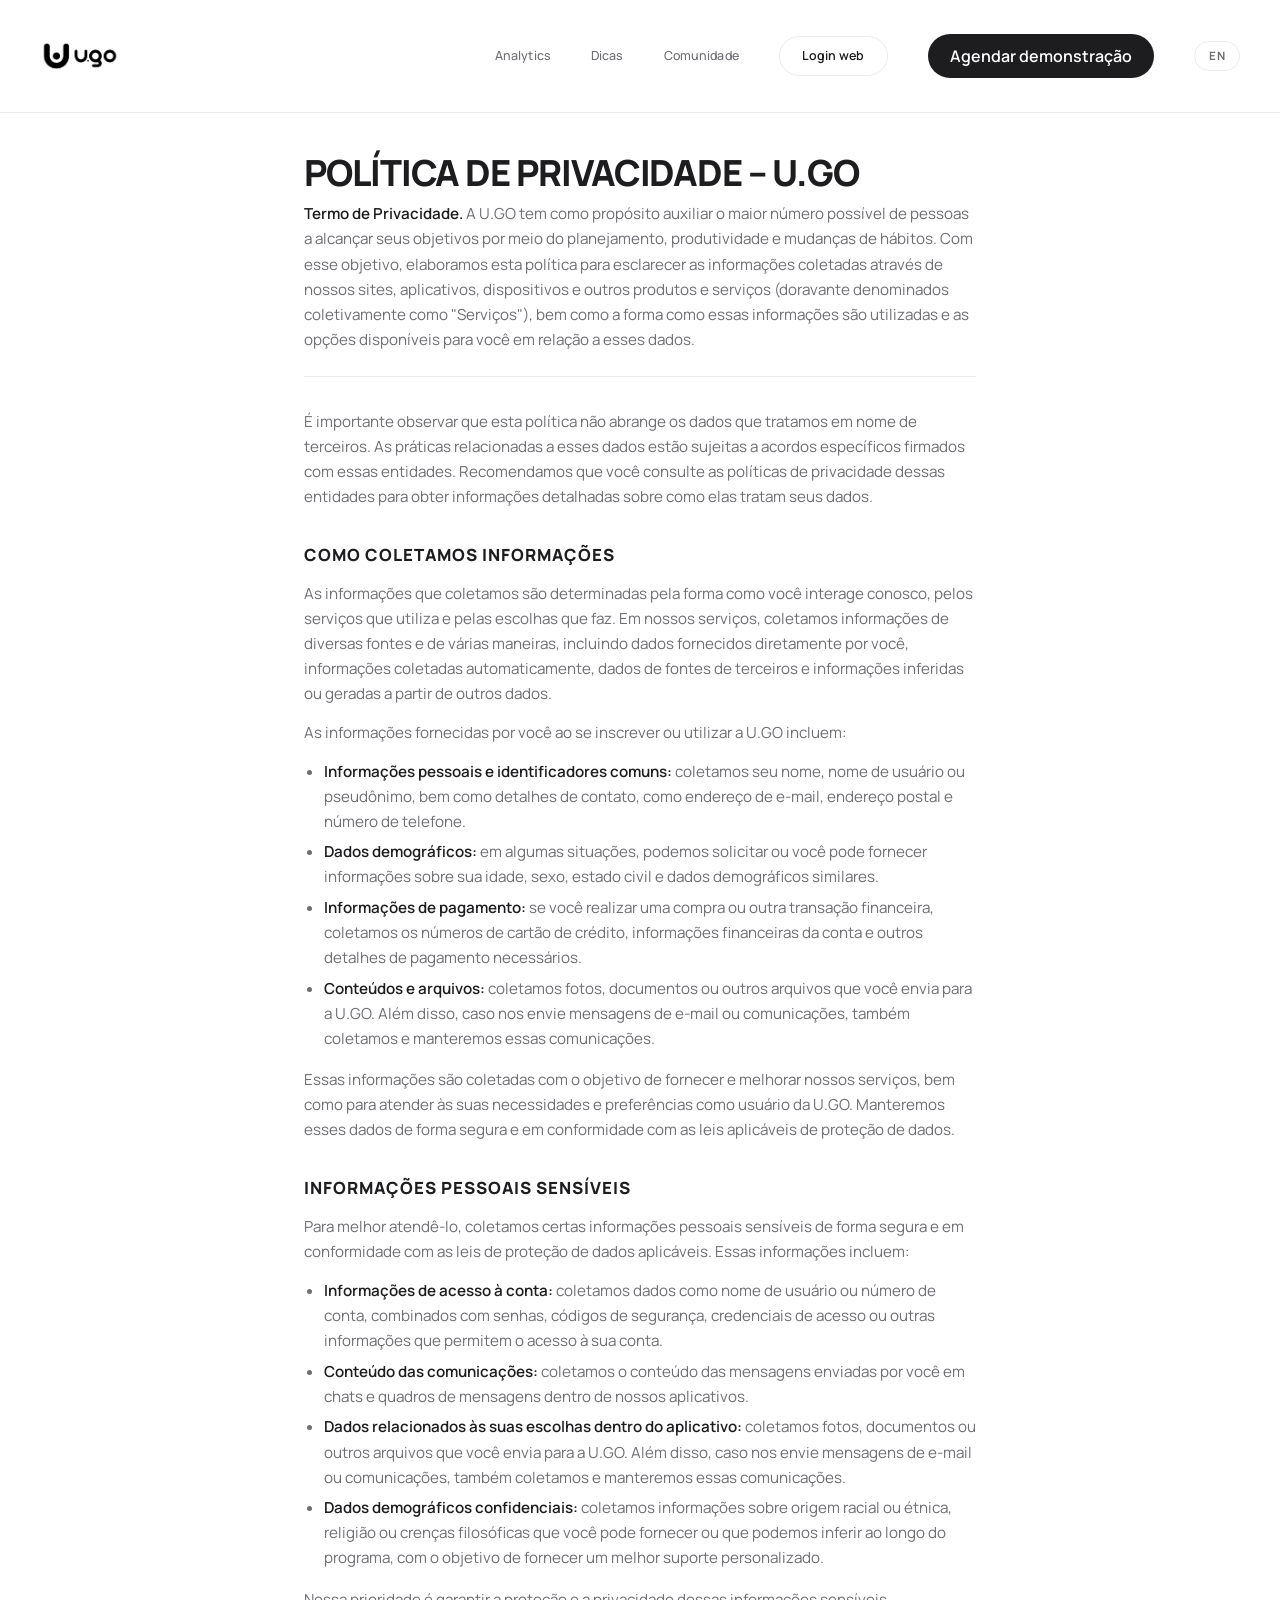
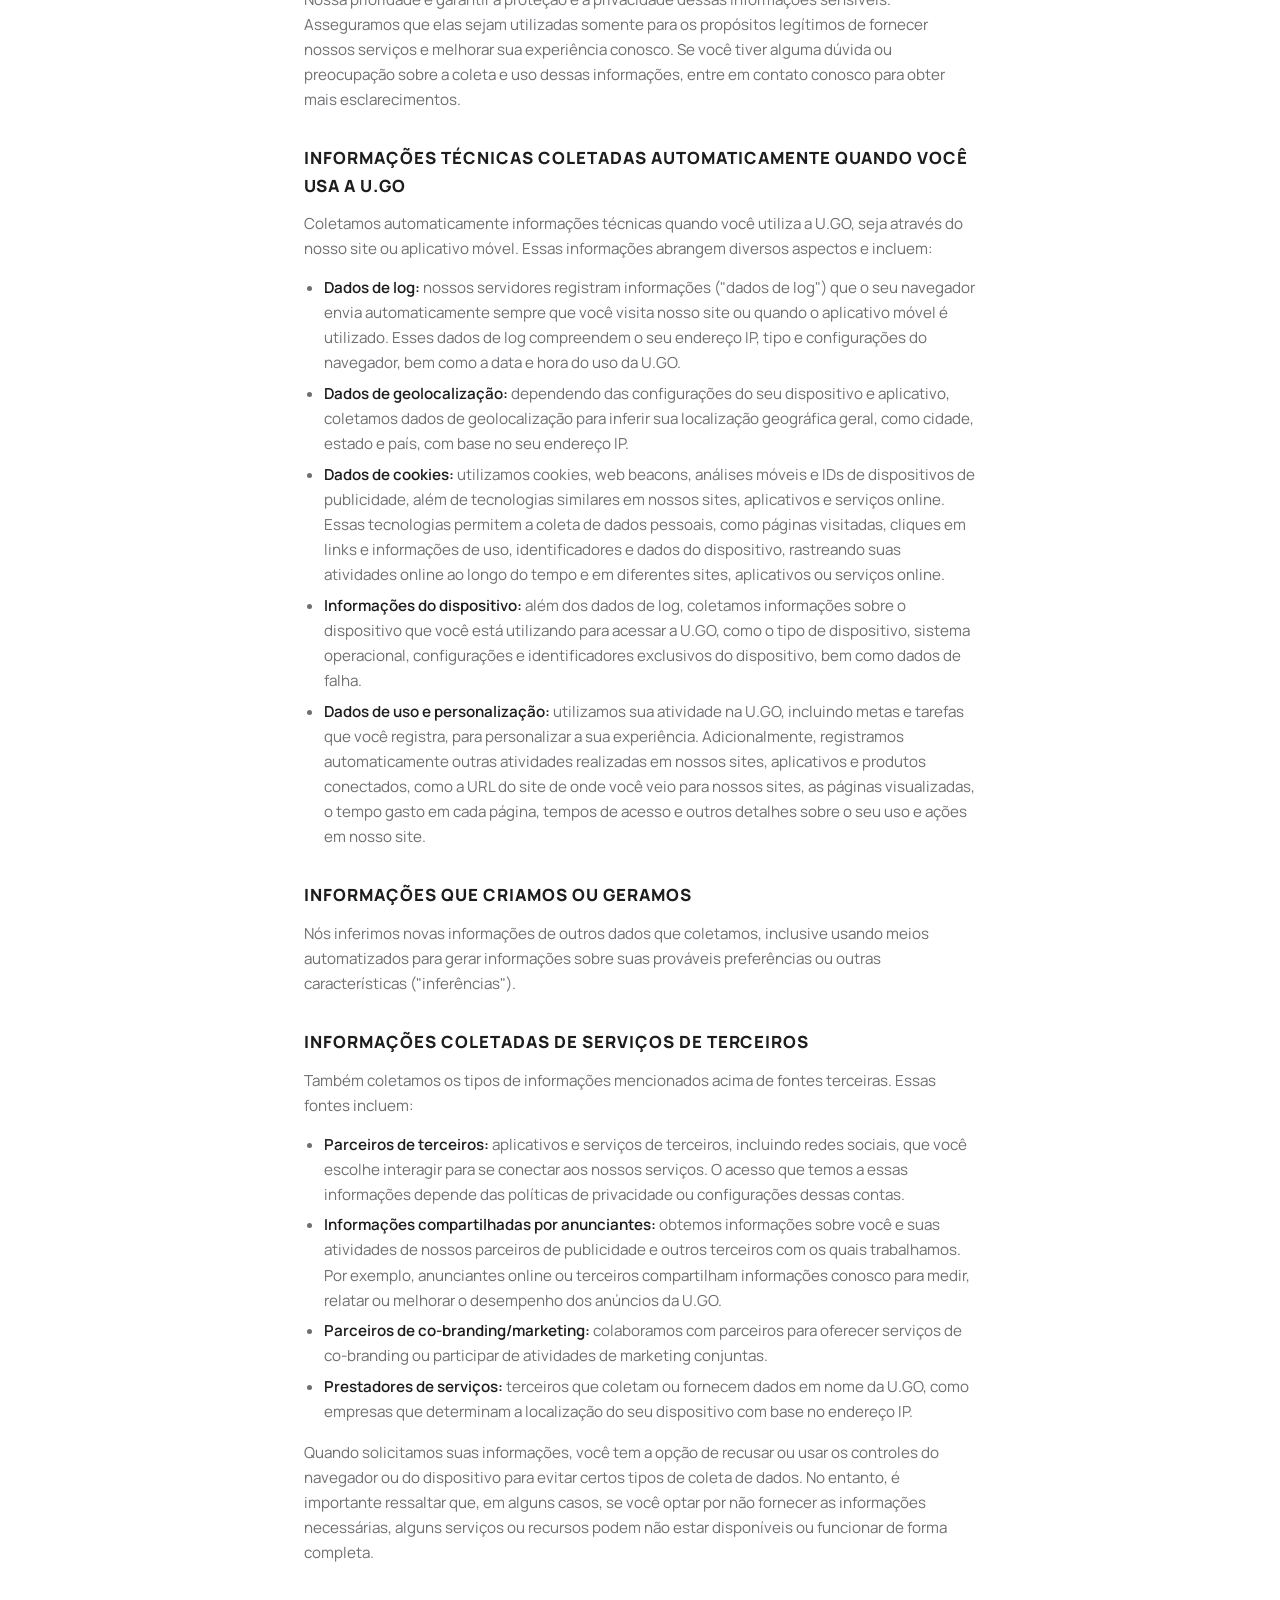
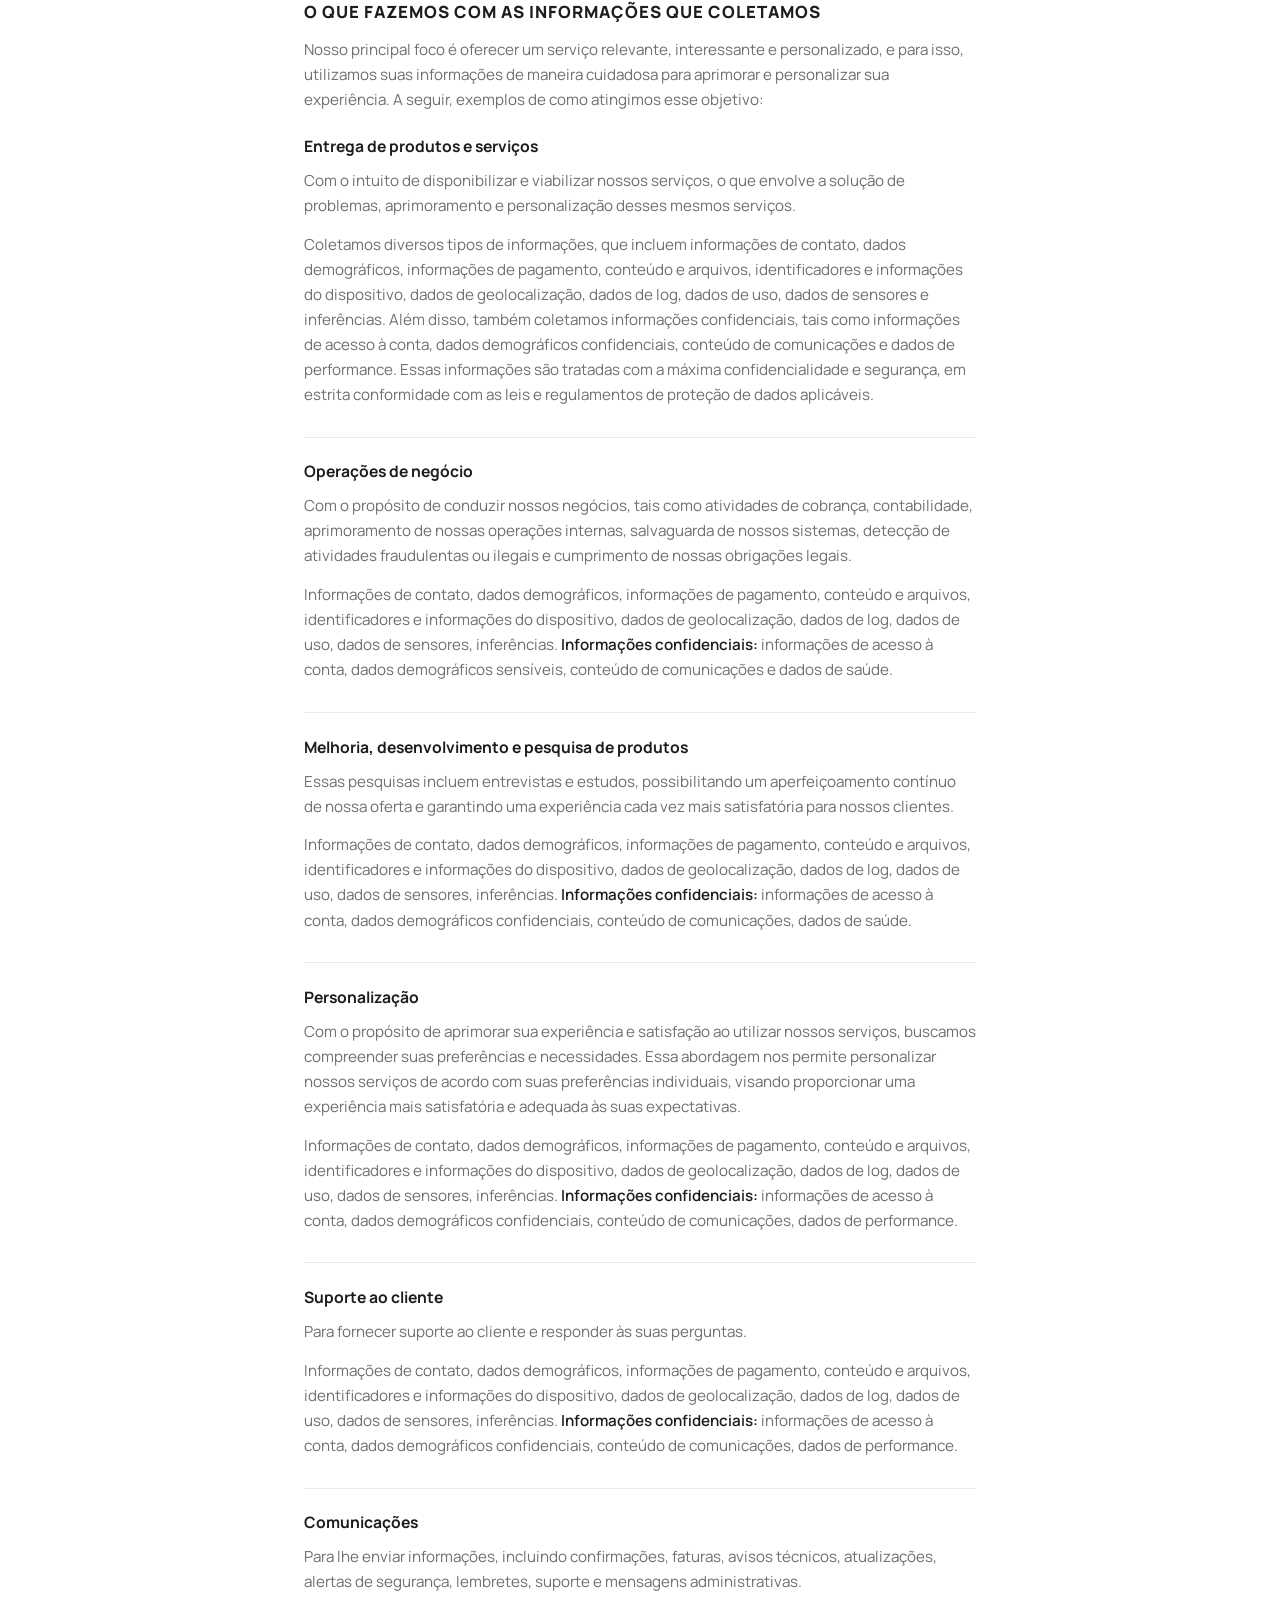
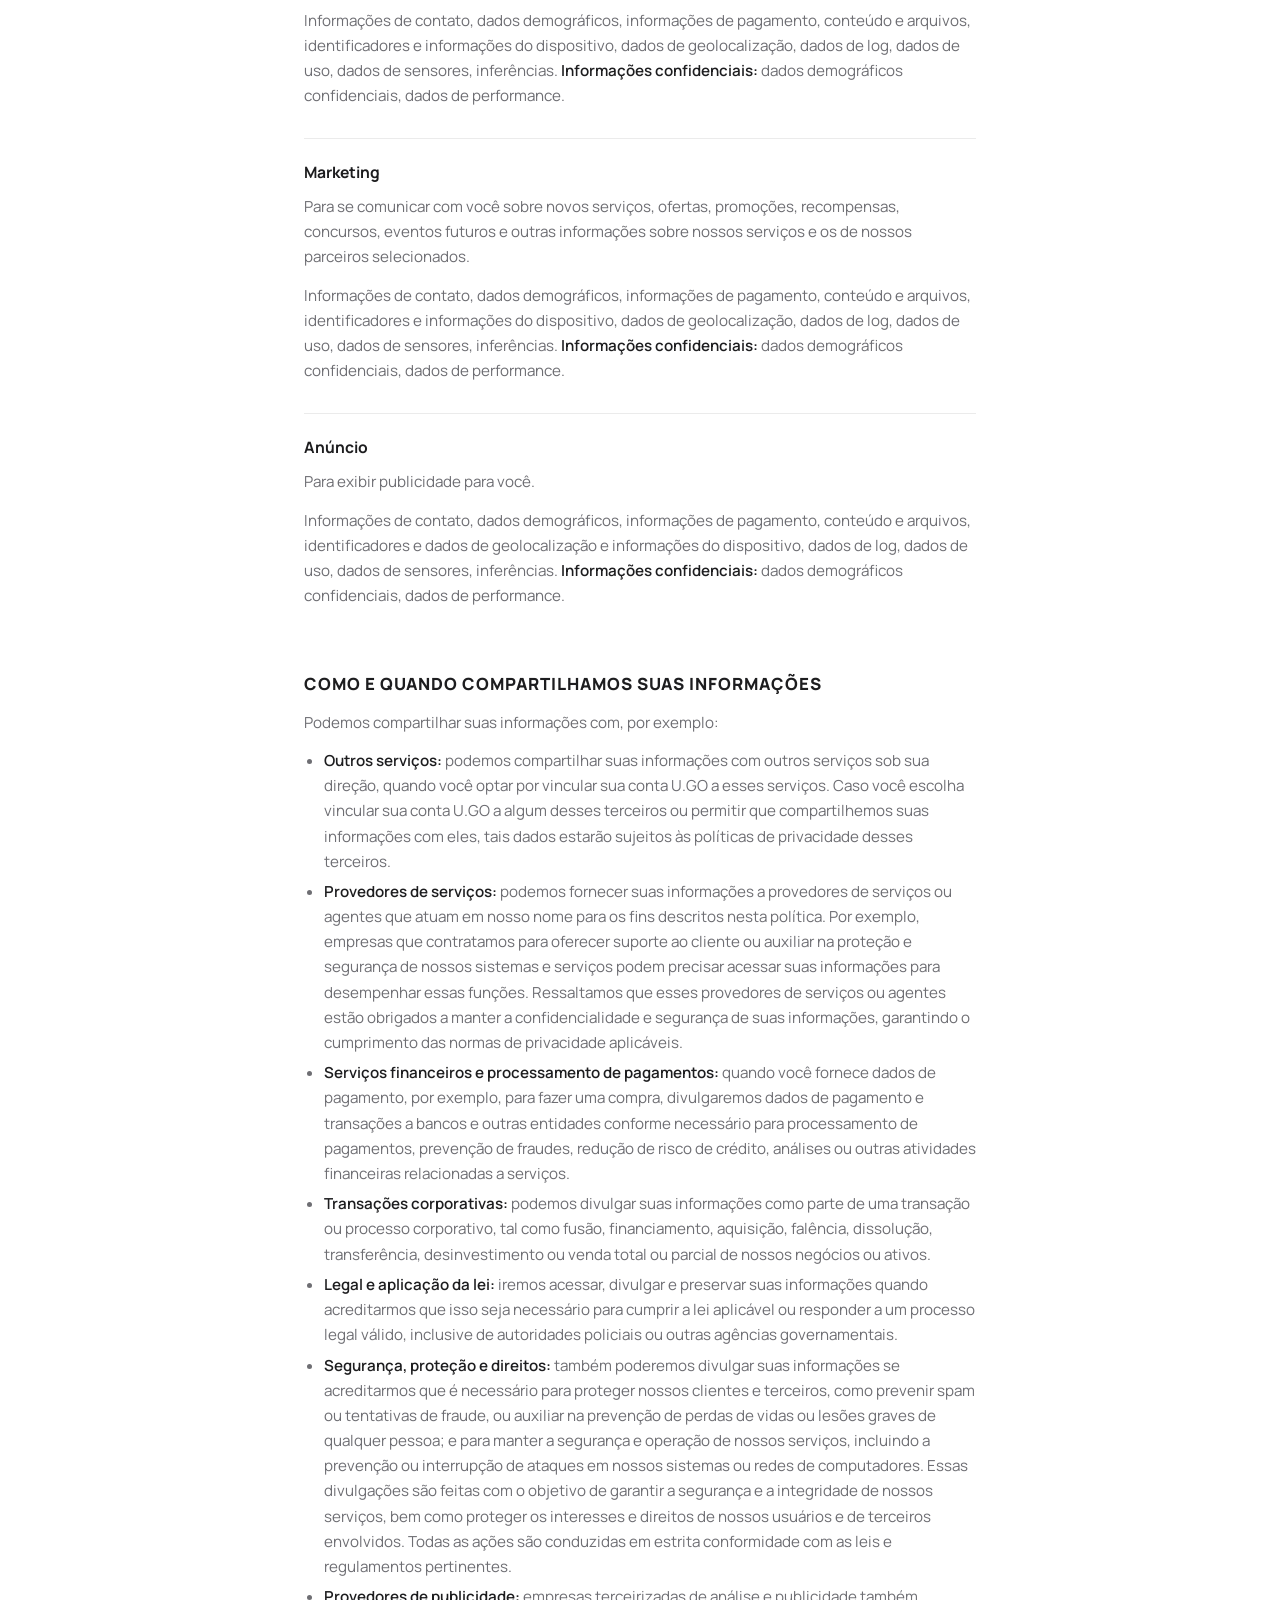
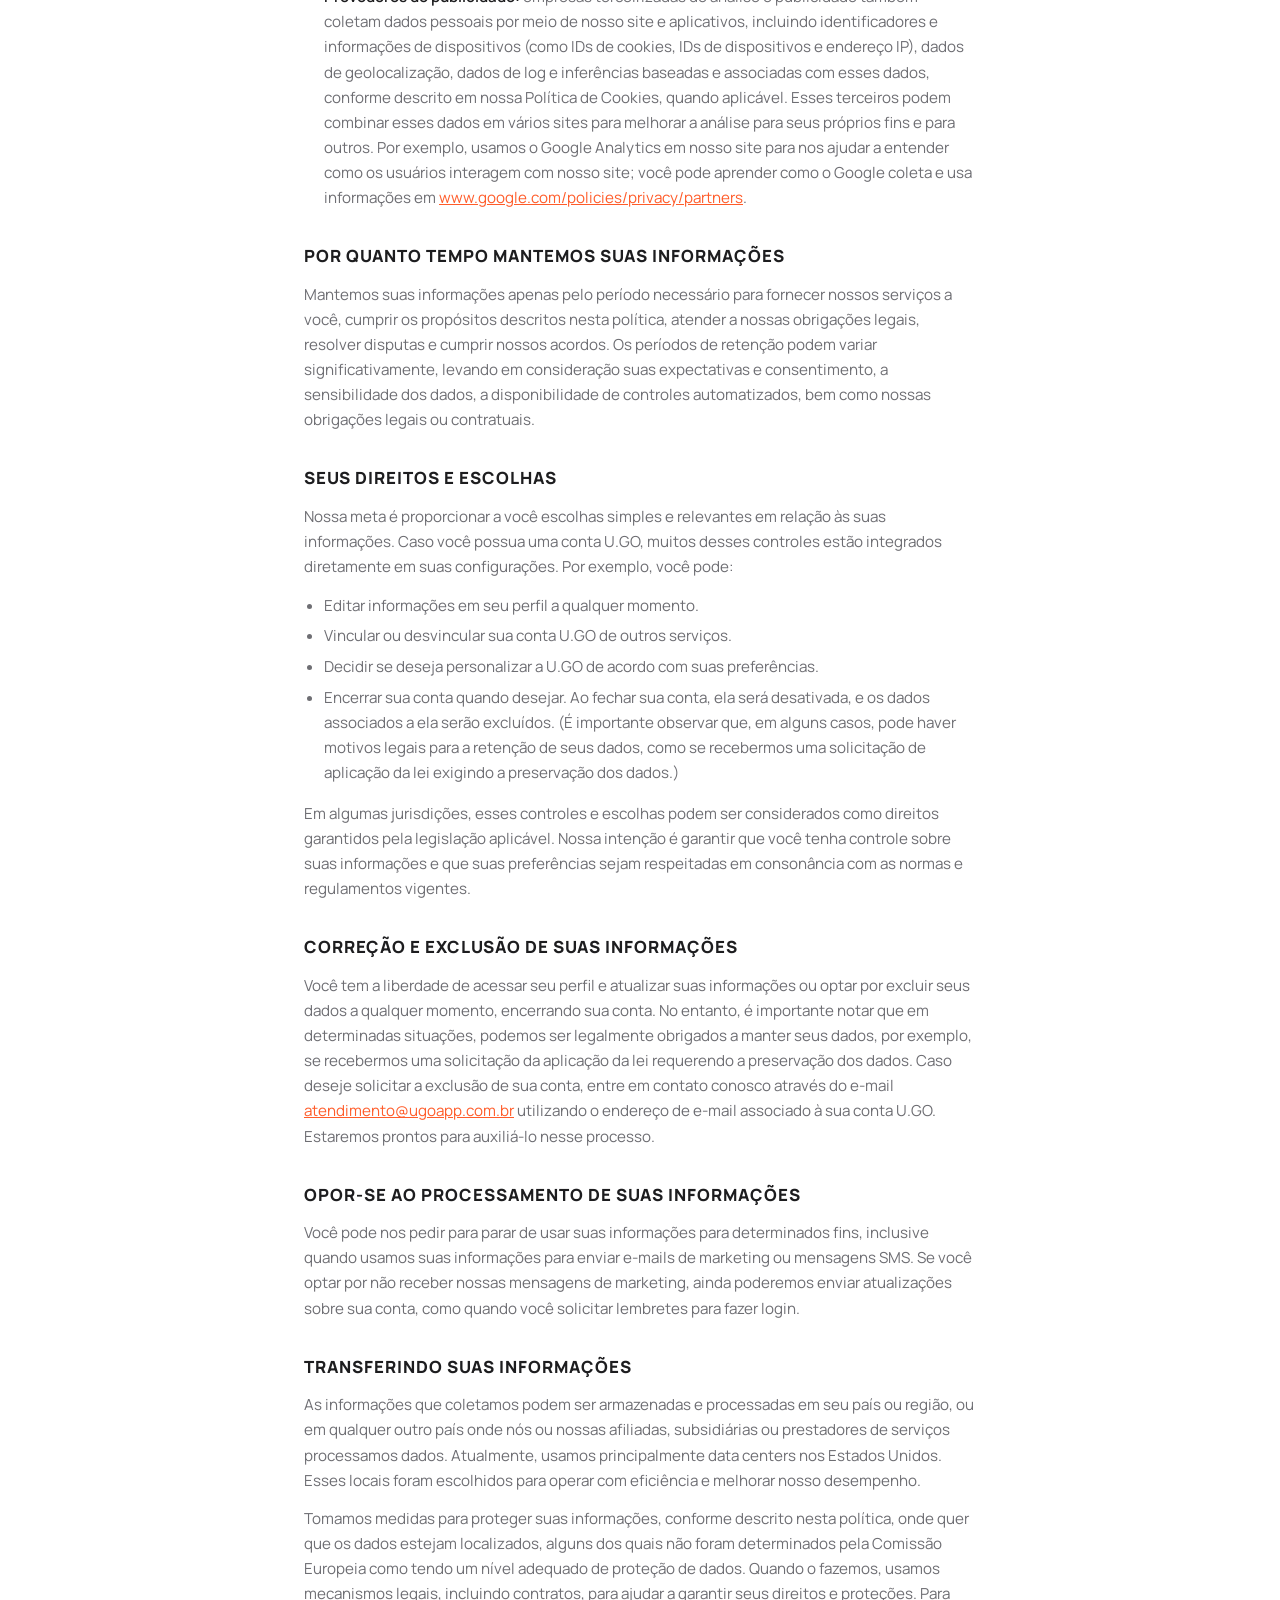
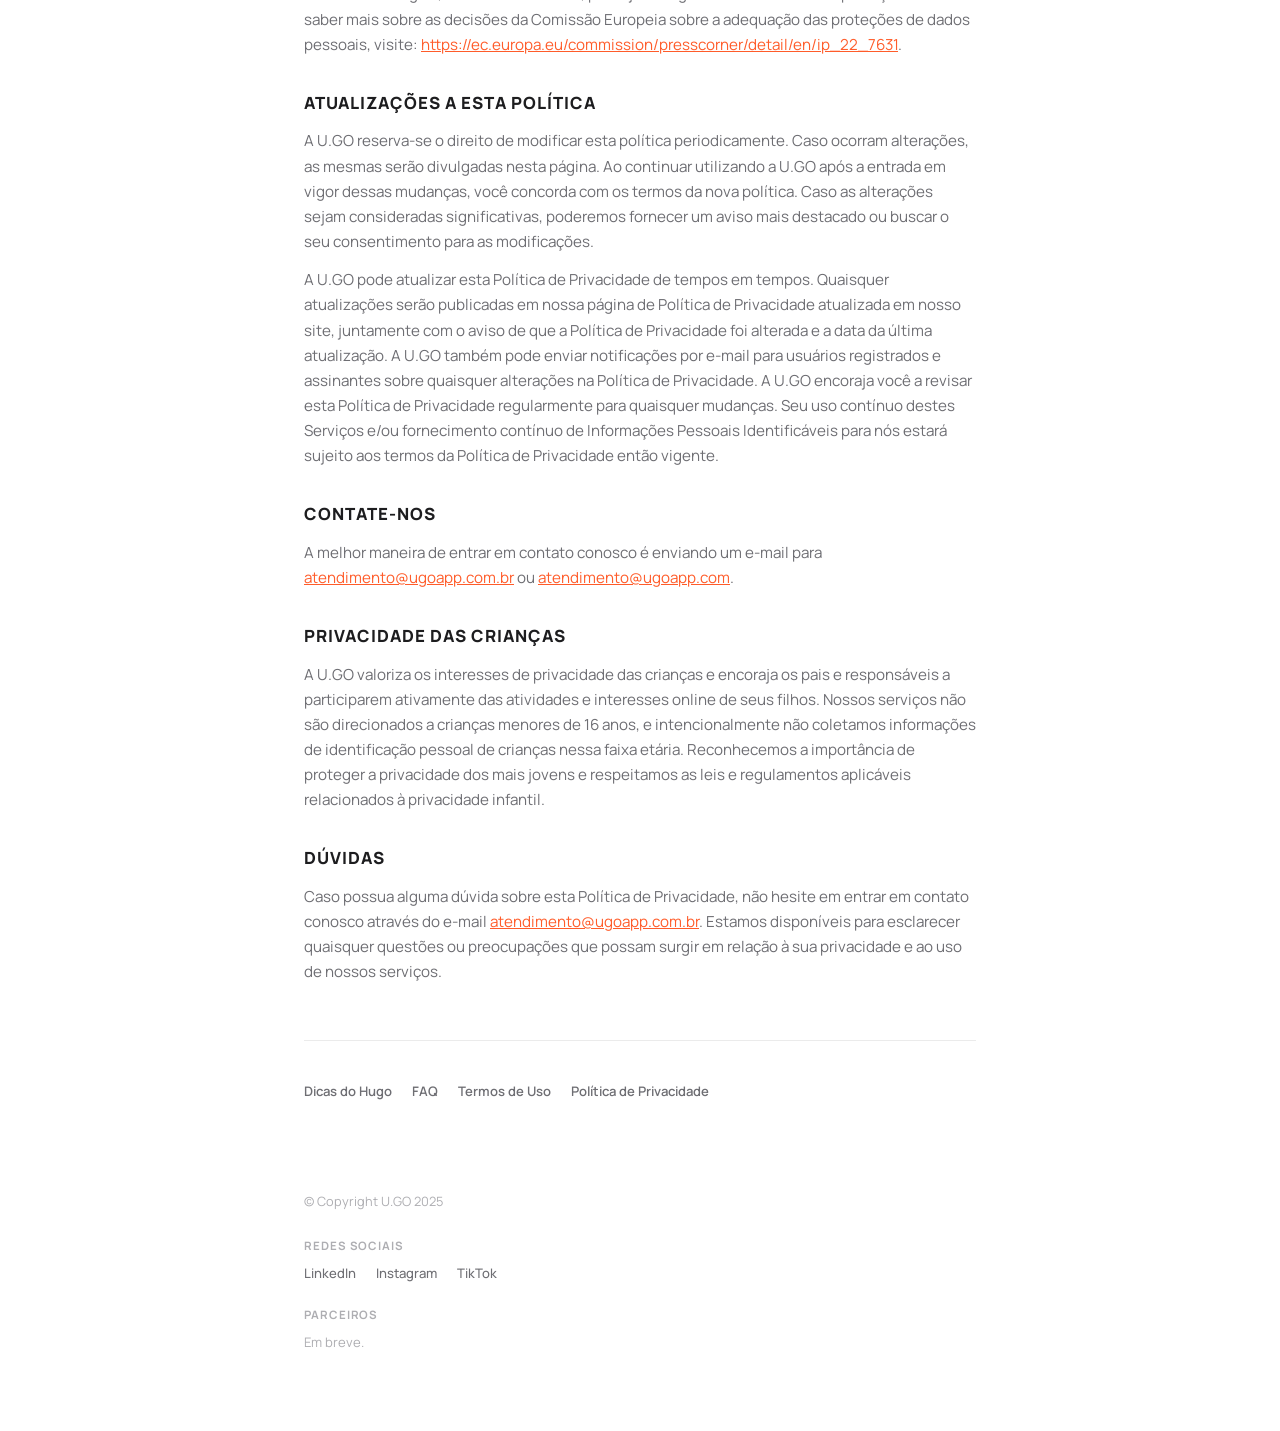
<file: politica-de-privacidade.html>
<!DOCTYPE html>
<html lang="pt-BR">
<head>
  <meta charset="UTF-8"/>
  <meta name="viewport" content="width=device-width, initial-scale=1.0"/>
  <title>Política de Privacidade — U.GO</title>
  <meta name="description" content="Política de Privacidade (Termo de Privacidade) da U.GO: coleta, uso, compartilhamento e direitos sobre seus dados."/>
  <link rel="canonical" href="https://www.ugoapp.com.br/politica-de-privacidade.html"/>
  <link rel="icon" type="image/png" href="ugo-logo.png" sizes="any"/>
  <link rel="preconnect" href="https://fonts.googleapis.com"/>
  <link rel="preconnect" href="https://fonts.gstatic.com" crossorigin/>
  <link href="https://fonts.googleapis.com/css2?family=Manrope:wght@400;500;600;700;800&display=swap" rel="stylesheet"/>
  <style>
    *, *::before, *::after { box-sizing: border-box; margin: 0; padding: 0; }
    :root { --bg: #fff; --ink: #1d1d1f; --ink2: #6e6e73; --ink3: #aeaeb2; --accent: #ff5c2a; --border: rgba(0,0,0,.08); }
    body { font-family: 'Manrope', sans-serif; background: var(--bg); color: var(--ink); line-height: 1.65; -webkit-font-smoothing: antialiased; }
    .skip-link { position: absolute; left: -9999px; top: 0; z-index: 10001; padding: .75rem 1.25rem; background: var(--ink); color: #fff; font-weight: 600; font-size: .85rem; text-decoration: none; border-radius: 8px; }
    .skip-link:focus { left: 1rem; top: 1rem; outline: 2px solid var(--accent); outline-offset: 2px; }
    #nav { position: sticky; top: 0; z-index: 1000; padding: 1.5rem 2.5rem; display: flex; justify-content: space-between; align-items: center; background: rgba(255,255,255,.92); backdrop-filter: saturate(180%) blur(20px); -webkit-backdrop-filter: saturate(180%) blur(20px); box-shadow: 0 1px 0 var(--border); transition: padding .4s ease, background .4s ease, box-shadow .4s ease; }
    .nav-logo { text-decoration: none; display: flex; align-items: center; }
    .nav-logo img { height: 64px; width: auto; display: block; filter: brightness(0); }
    .nav-links { display: flex; gap: 2.5rem; align-items: center; flex-wrap: wrap; justify-content: flex-end; }
    .nav-links > a:not(.nav-login):not(.nav-cta) { font-size: .78rem; font-weight: 500; color: var(--ink2); text-decoration: none; letter-spacing: .01em; transition: color .3s; }
    .nav-links > a:not(.nav-login):not(.nav-cta):hover { color: var(--ink); }
    .nav-cta { background: var(--ink) !important; color: #fff !important; border-radius: 100px; padding: .55rem 1.4rem !important; font-weight: 600 !important; letter-spacing: 0 !important; text-decoration: none; transition: background .3s !important, transform .3s !important; }
    .nav-cta:hover { background: var(--accent) !important; transform: scale(1.04); }
    .nav-login { border: 1.5px solid var(--border) !important; border-radius: 100px; padding: .55rem 1.4rem !important; font-weight: 600 !important; font-size: .78rem !important; letter-spacing: 0 !important; color: var(--ink) !important; text-decoration: none; transition: border-color .3s, color .3s, transform .3s !important; }
    .nav-login:hover { border-color: var(--accent) !important; color: var(--accent) !important; transform: scale(1.04); }
    main { max-width: 720px; margin: 0 auto; padding: 2.5rem 1.5rem 4rem; }
    main h1 { font-size: clamp(1.75rem, 4vw, 2.25rem); font-weight: 800; letter-spacing: -.03em; margin-bottom: .5rem; line-height: 1.15; }
    main .lede { font-size: .95rem; color: var(--ink2); margin-bottom: 2rem; padding-bottom: 1.5rem; border-bottom: 1px solid var(--border); }
    main h2 { font-size: 1.05rem; font-weight: 800; text-transform: uppercase; letter-spacing: .06em; margin: 2rem 0 .75rem; }
    main h3 { font-size: .98rem; font-weight: 700; margin: 1.35rem 0 .5rem; color: var(--ink); }
    main p, main li { font-size: .95rem; color: var(--ink2); margin-bottom: .85rem; }
    main ul { margin: .5rem 0 1rem 1.25rem; }
    main li { margin-bottom: .35rem; }
    main strong { color: var(--ink); font-weight: 600; }
    main a { color: var(--accent); }
    .pp-block { margin-bottom: 1.25rem; padding-bottom: 1rem; border-bottom: 1px solid var(--border); }
    .pp-block:last-of-type { border-bottom: none; }
    .tu-footer { margin-top: 3.5rem; padding-top: 2.5rem; border-top: 1px solid var(--border); }
    .tu-footer-links { display: flex; flex-wrap: wrap; gap: .75rem 1.25rem; margin-bottom: 1.5rem; }
    .tu-footer-links a { font-size: .82rem; font-weight: 600; color: var(--ink2); text-decoration: none; }
    .tu-footer-links a:hover { color: var(--accent); }
    .tu-footer-logo img { height: 40px; width: auto; filter: brightness(0); margin-bottom: 1rem; }
    .tu-copy { font-size: .8rem; color: var(--ink3); margin-bottom: 1.5rem; }
    .tu-sub { font-size: .72rem; font-weight: 700; text-transform: uppercase; letter-spacing: .08em; color: var(--ink3); margin: 1.25rem 0 .5rem; }
    .tu-social { display: flex; flex-wrap: wrap; gap: .75rem 1.25rem; }
    .tu-social a { font-size: .82rem; color: var(--ink2); text-decoration: none; font-weight: 500; }
    .tu-social a:hover { color: var(--accent); }
    @media (max-width: 900px) { #nav { flex-direction: column; align-items: flex-start; gap: 1rem; padding: 1rem 1.5rem; } .nav-links { width: 100%; gap: 1rem 1.25rem; } }
    @media (max-width: 768px) { #nav .nav-links { display: none; } }
  </style>
</head>
<body data-i18n-page="privacy">
  <a class="skip-link" href="#conteudo-principal" data-i18n="skip.main">Ir para o conteúdo principal</a>
  <nav id="nav" aria-label="Principal">
    <a href="index.html" class="nav-logo nav-link-target"><img src="ugo-logo.png" alt="Logo U.GO" width="160" height="64"></a>
    <div class="nav-links">
      <a href="analytics-empresa.html" class="nav-link-target" data-i18n="nav.analytics">Analytics</a>
      <a href="index.html#statement-b2b" class="nav-link-target" data-i18n="nav.tips">Dicas</a>
      <a href="index.html#gamification" class="nav-link-target" data-i18n="nav.community">Comunidade</a>
      <a href="https://app.ugoapp.com.br" target="_blank" rel="noopener noreferrer" class="nav-login nav-link-target" data-i18n="nav.login">Login web</a>
      <a href="https://www.ugoapp.com.br" target="_blank" rel="noopener noreferrer" class="nav-cta nav-link-target" data-i18n="nav.cta">Agendar demonstração</a>
    </div>
  </nav>

  <main id="conteudo-principal">
    <h1 data-i18n="legal.privacy.title">Política de Privacidade — U.GO</h1>
    <p class="lede"><strong>Termo de Privacidade.</strong> A U.GO tem como propósito auxiliar o maior número possível de pessoas a alcançar seus objetivos por meio do planejamento, produtividade e mudanças de hábitos. Com esse objetivo, elaboramos esta política para esclarecer as informações coletadas através de nossos sites, aplicativos, dispositivos e outros produtos e serviços (doravante denominados coletivamente como &quot;Serviços&quot;), bem como a forma como essas informações são utilizadas e as opções disponíveis para você em relação a esses dados.</p>

    <p>É importante observar que esta política não abrange os dados que tratamos em nome de terceiros. As práticas relacionadas a esses dados estão sujeitas a acordos específicos firmados com essas entidades. Recomendamos que você consulte as políticas de privacidade dessas entidades para obter informações detalhadas sobre como elas tratam seus dados.</p>

    <h2>Como coletamos informações</h2>
    <p>As informações que coletamos são determinadas pela forma como você interage conosco, pelos serviços que utiliza e pelas escolhas que faz. Em nossos serviços, coletamos informações de diversas fontes e de várias maneiras, incluindo dados fornecidos diretamente por você, informações coletadas automaticamente, dados de fontes de terceiros e informações inferidas ou geradas a partir de outros dados.</p>
    <p>As informações fornecidas por você ao se inscrever ou utilizar a U.GO incluem:</p>
    <ul>
      <li><strong>Informações pessoais e identificadores comuns:</strong> coletamos seu nome, nome de usuário ou pseudônimo, bem como detalhes de contato, como endereço de e-mail, endereço postal e número de telefone.</li>
      <li><strong>Dados demográficos:</strong> em algumas situações, podemos solicitar ou você pode fornecer informações sobre sua idade, sexo, estado civil e dados demográficos similares.</li>
      <li><strong>Informações de pagamento:</strong> se você realizar uma compra ou outra transação financeira, coletamos os números de cartão de crédito, informações financeiras da conta e outros detalhes de pagamento necessários.</li>
      <li><strong>Conteúdos e arquivos:</strong> coletamos fotos, documentos ou outros arquivos que você envia para a U.GO. Além disso, caso nos envie mensagens de e-mail ou comunicações, também coletamos e manteremos essas comunicações.</li>
    </ul>
    <p>Essas informações são coletadas com o objetivo de fornecer e melhorar nossos serviços, bem como para atender às suas necessidades e preferências como usuário da U.GO. Manteremos esses dados de forma segura e em conformidade com as leis aplicáveis de proteção de dados.</p>

    <h2>Informações pessoais sensíveis</h2>
    <p>Para melhor atendê-lo, coletamos certas informações pessoais sensíveis de forma segura e em conformidade com as leis de proteção de dados aplicáveis. Essas informações incluem:</p>
    <ul>
      <li><strong>Informações de acesso à conta:</strong> coletamos dados como nome de usuário ou número de conta, combinados com senhas, códigos de segurança, credenciais de acesso ou outras informações que permitem o acesso à sua conta.</li>
      <li><strong>Conteúdo das comunicações:</strong> coletamos o conteúdo das mensagens enviadas por você em chats e quadros de mensagens dentro de nossos aplicativos.</li>
      <li><strong>Dados relacionados às suas escolhas dentro do aplicativo:</strong> coletamos fotos, documentos ou outros arquivos que você envia para a U.GO. Além disso, caso nos envie mensagens de e-mail ou comunicações, também coletamos e manteremos essas comunicações.</li>
      <li><strong>Dados demográficos confidenciais:</strong> coletamos informações sobre origem racial ou étnica, religião ou crenças filosóficas que você pode fornecer ou que podemos inferir ao longo do programa, com o objetivo de fornecer um melhor suporte personalizado.</li>
    </ul>
    <p>Nossa prioridade é garantir a proteção e a privacidade dessas informações sensíveis. Asseguramos que elas sejam utilizadas somente para os propósitos legítimos de fornecer nossos serviços e melhorar sua experiência conosco. Se você tiver alguma dúvida ou preocupação sobre a coleta e uso dessas informações, entre em contato conosco para obter mais esclarecimentos.</p>

    <h2>Informações técnicas coletadas automaticamente quando você usa a U.GO</h2>
    <p>Coletamos automaticamente informações técnicas quando você utiliza a U.GO, seja através do nosso site ou aplicativo móvel. Essas informações abrangem diversos aspectos e incluem:</p>
    <ul>
      <li><strong>Dados de log:</strong> nossos servidores registram informações (&quot;dados de log&quot;) que o seu navegador envia automaticamente sempre que você visita nosso site ou quando o aplicativo móvel é utilizado. Esses dados de log compreendem o seu endereço IP, tipo e configurações do navegador, bem como a data e hora do uso da U.GO.</li>
      <li><strong>Dados de geolocalização:</strong> dependendo das configurações do seu dispositivo e aplicativo, coletamos dados de geolocalização para inferir sua localização geográfica geral, como cidade, estado e país, com base no seu endereço IP.</li>
      <li><strong>Dados de cookies:</strong> utilizamos cookies, web beacons, análises móveis e IDs de dispositivos de publicidade, além de tecnologias similares em nossos sites, aplicativos e serviços online. Essas tecnologias permitem a coleta de dados pessoais, como páginas visitadas, cliques em links e informações de uso, identificadores e dados do dispositivo, rastreando suas atividades online ao longo do tempo e em diferentes sites, aplicativos ou serviços online.</li>
      <li><strong>Informações do dispositivo:</strong> além dos dados de log, coletamos informações sobre o dispositivo que você está utilizando para acessar a U.GO, como o tipo de dispositivo, sistema operacional, configurações e identificadores exclusivos do dispositivo, bem como dados de falha.</li>
      <li><strong>Dados de uso e personalização:</strong> utilizamos sua atividade na U.GO, incluindo metas e tarefas que você registra, para personalizar a sua experiência. Adicionalmente, registramos automaticamente outras atividades realizadas em nossos sites, aplicativos e produtos conectados, como a URL do site de onde você veio para nossos sites, as páginas visualizadas, o tempo gasto em cada página, tempos de acesso e outros detalhes sobre o seu uso e ações em nosso site.</li>
    </ul>

    <h2>Informações que criamos ou geramos</h2>
    <p>Nós inferimos novas informações de outros dados que coletamos, inclusive usando meios automatizados para gerar informações sobre suas prováveis preferências ou outras características (&quot;inferências&quot;).</p>

    <h2>Informações coletadas de serviços de terceiros</h2>
    <p>Também coletamos os tipos de informações mencionados acima de fontes terceiras. Essas fontes incluem:</p>
    <ul>
      <li><strong>Parceiros de terceiros:</strong> aplicativos e serviços de terceiros, incluindo redes sociais, que você escolhe interagir para se conectar aos nossos serviços. O acesso que temos a essas informações depende das políticas de privacidade ou configurações dessas contas.</li>
      <li><strong>Informações compartilhadas por anunciantes:</strong> obtemos informações sobre você e suas atividades de nossos parceiros de publicidade e outros terceiros com os quais trabalhamos. Por exemplo, anunciantes online ou terceiros compartilham informações conosco para medir, relatar ou melhorar o desempenho dos anúncios da U.GO.</li>
      <li><strong>Parceiros de co-branding/marketing:</strong> colaboramos com parceiros para oferecer serviços de co-branding ou participar de atividades de marketing conjuntas.</li>
      <li><strong>Prestadores de serviços:</strong> terceiros que coletam ou fornecem dados em nome da U.GO, como empresas que determinam a localização do seu dispositivo com base no endereço IP.</li>
    </ul>
    <p>Quando solicitamos suas informações, você tem a opção de recusar ou usar os controles do navegador ou do dispositivo para evitar certos tipos de coleta de dados. No entanto, é importante ressaltar que, em alguns casos, se você optar por não fornecer as informações necessárias, alguns serviços ou recursos podem não estar disponíveis ou funcionar de forma completa.</p>

    <h2>O que fazemos com as informações que coletamos</h2>
    <p>Nosso principal foco é oferecer um serviço relevante, interessante e personalizado, e para isso, utilizamos suas informações de maneira cuidadosa para aprimorar e personalizar sua experiência. A seguir, exemplos de como atingimos esse objetivo:</p>

    <div class="pp-block">
      <h3>Entrega de produtos e serviços</h3>
      <p>Com o intuito de disponibilizar e viabilizar nossos serviços, o que envolve a solução de problemas, aprimoramento e personalização desses mesmos serviços.</p>
      <p>Coletamos diversos tipos de informações, que incluem informações de contato, dados demográficos, informações de pagamento, conteúdo e arquivos, identificadores e informações do dispositivo, dados de geolocalização, dados de log, dados de uso, dados de sensores e inferências. Além disso, também coletamos informações confidenciais, tais como informações de acesso à conta, dados demográficos confidenciais, conteúdo de comunicações e dados de performance. Essas informações são tratadas com a máxima confidencialidade e segurança, em estrita conformidade com as leis e regulamentos de proteção de dados aplicáveis.</p>
    </div>
    <div class="pp-block">
      <h3>Operações de negócio</h3>
      <p>Com o propósito de conduzir nossos negócios, tais como atividades de cobrança, contabilidade, aprimoramento de nossas operações internas, salvaguarda de nossos sistemas, detecção de atividades fraudulentas ou ilegais e cumprimento de nossas obrigações legais.</p>
      <p>Informações de contato, dados demográficos, informações de pagamento, conteúdo e arquivos, identificadores e informações do dispositivo, dados de geolocalização, dados de log, dados de uso, dados de sensores, inferências. <strong>Informações confidenciais:</strong> informações de acesso à conta, dados demográficos sensíveis, conteúdo de comunicações e dados de saúde.</p>
    </div>
    <div class="pp-block">
      <h3>Melhoria, desenvolvimento e pesquisa de produtos</h3>
      <p>Essas pesquisas incluem entrevistas e estudos, possibilitando um aperfeiçoamento contínuo de nossa oferta e garantindo uma experiência cada vez mais satisfatória para nossos clientes.</p>
      <p>Informações de contato, dados demográficos, informações de pagamento, conteúdo e arquivos, identificadores e informações do dispositivo, dados de geolocalização, dados de log, dados de uso, dados de sensores, inferências. <strong>Informações confidenciais:</strong> informações de acesso à conta, dados demográficos confidenciais, conteúdo de comunicações, dados de saúde.</p>
    </div>
    <div class="pp-block">
      <h3>Personalização</h3>
      <p>Com o propósito de aprimorar sua experiência e satisfação ao utilizar nossos serviços, buscamos compreender suas preferências e necessidades. Essa abordagem nos permite personalizar nossos serviços de acordo com suas preferências individuais, visando proporcionar uma experiência mais satisfatória e adequada às suas expectativas.</p>
      <p>Informações de contato, dados demográficos, informações de pagamento, conteúdo e arquivos, identificadores e informações do dispositivo, dados de geolocalização, dados de log, dados de uso, dados de sensores, inferências. <strong>Informações confidenciais:</strong> informações de acesso à conta, dados demográficos confidenciais, conteúdo de comunicações, dados de performance.</p>
    </div>
    <div class="pp-block">
      <h3>Suporte ao cliente</h3>
      <p>Para fornecer suporte ao cliente e responder às suas perguntas.</p>
      <p>Informações de contato, dados demográficos, informações de pagamento, conteúdo e arquivos, identificadores e informações do dispositivo, dados de geolocalização, dados de log, dados de uso, dados de sensores, inferências. <strong>Informações confidenciais:</strong> informações de acesso à conta, dados demográficos confidenciais, conteúdo de comunicações, dados de performance.</p>
    </div>
    <div class="pp-block">
      <h3>Comunicações</h3>
      <p>Para lhe enviar informações, incluindo confirmações, faturas, avisos técnicos, atualizações, alertas de segurança, lembretes, suporte e mensagens administrativas.</p>
      <p>Informações de contato, dados demográficos, informações de pagamento, conteúdo e arquivos, identificadores e informações do dispositivo, dados de geolocalização, dados de log, dados de uso, dados de sensores, inferências. <strong>Informações confidenciais:</strong> dados demográficos confidenciais, dados de performance.</p>
    </div>
    <div class="pp-block">
      <h3>Marketing</h3>
      <p>Para se comunicar com você sobre novos serviços, ofertas, promoções, recompensas, concursos, eventos futuros e outras informações sobre nossos serviços e os de nossos parceiros selecionados.</p>
      <p>Informações de contato, dados demográficos, informações de pagamento, conteúdo e arquivos, identificadores e informações do dispositivo, dados de geolocalização, dados de log, dados de uso, dados de sensores, inferências. <strong>Informações confidenciais:</strong> dados demográficos confidenciais, dados de performance.</p>
    </div>
    <div class="pp-block">
      <h3>Anúncio</h3>
      <p>Para exibir publicidade para você.</p>
      <p>Informações de contato, dados demográficos, informações de pagamento, conteúdo e arquivos, identificadores e dados de geolocalização e informações do dispositivo, dados de log, dados de uso, dados de sensores, inferências. <strong>Informações confidenciais:</strong> dados demográficos confidenciais, dados de performance.</p>
    </div>

    <h2>Como e quando compartilhamos suas informações</h2>
    <p>Podemos compartilhar suas informações com, por exemplo:</p>
    <ul>
      <li><strong>Outros serviços:</strong> podemos compartilhar suas informações com outros serviços sob sua direção, quando você optar por vincular sua conta U.GO a esses serviços. Caso você escolha vincular sua conta U.GO a algum desses terceiros ou permitir que compartilhemos suas informações com eles, tais dados estarão sujeitos às políticas de privacidade desses terceiros.</li>
      <li><strong>Provedores de serviços:</strong> podemos fornecer suas informações a provedores de serviços ou agentes que atuam em nosso nome para os fins descritos nesta política. Por exemplo, empresas que contratamos para oferecer suporte ao cliente ou auxiliar na proteção e segurança de nossos sistemas e serviços podem precisar acessar suas informações para desempenhar essas funções. Ressaltamos que esses provedores de serviços ou agentes estão obrigados a manter a confidencialidade e segurança de suas informações, garantindo o cumprimento das normas de privacidade aplicáveis.</li>
      <li><strong>Serviços financeiros e processamento de pagamentos:</strong> quando você fornece dados de pagamento, por exemplo, para fazer uma compra, divulgaremos dados de pagamento e transações a bancos e outras entidades conforme necessário para processamento de pagamentos, prevenção de fraudes, redução de risco de crédito, análises ou outras atividades financeiras relacionadas a serviços.</li>
      <li><strong>Transações corporativas:</strong> podemos divulgar suas informações como parte de uma transação ou processo corporativo, tal como fusão, financiamento, aquisição, falência, dissolução, transferência, desinvestimento ou venda total ou parcial de nossos negócios ou ativos.</li>
      <li><strong>Legal e aplicação da lei:</strong> iremos acessar, divulgar e preservar suas informações quando acreditarmos que isso seja necessário para cumprir a lei aplicável ou responder a um processo legal válido, inclusive de autoridades policiais ou outras agências governamentais.</li>
      <li><strong>Segurança, proteção e direitos:</strong> também poderemos divulgar suas informações se acreditarmos que é necessário para proteger nossos clientes e terceiros, como prevenir spam ou tentativas de fraude, ou auxiliar na prevenção de perdas de vidas ou lesões graves de qualquer pessoa; e para manter a segurança e operação de nossos serviços, incluindo a prevenção ou interrupção de ataques em nossos sistemas ou redes de computadores. Essas divulgações são feitas com o objetivo de garantir a segurança e a integridade de nossos serviços, bem como proteger os interesses e direitos de nossos usuários e de terceiros envolvidos. Todas as ações são conduzidas em estrita conformidade com as leis e regulamentos pertinentes.</li>
      <li><strong>Provedores de publicidade:</strong> empresas terceirizadas de análise e publicidade também coletam dados pessoais por meio de nosso site e aplicativos, incluindo identificadores e informações de dispositivos (como IDs de cookies, IDs de dispositivos e endereço IP), dados de geolocalização, dados de log e inferências baseadas e associadas com esses dados, conforme descrito em nossa Política de Cookies, quando aplicável. Esses terceiros podem combinar esses dados em vários sites para melhorar a análise para seus próprios fins e para outros. Por exemplo, usamos o Google Analytics em nosso site para nos ajudar a entender como os usuários interagem com nosso site; você pode aprender como o Google coleta e usa informações em <a href="https://www.google.com/policies/privacy/partners" target="_blank" rel="noopener noreferrer">www.google.com/policies/privacy/partners</a>.</li>
    </ul>

    <h2>Por quanto tempo mantemos suas informações</h2>
    <p>Mantemos suas informações apenas pelo período necessário para fornecer nossos serviços a você, cumprir os propósitos descritos nesta política, atender a nossas obrigações legais, resolver disputas e cumprir nossos acordos. Os períodos de retenção podem variar significativamente, levando em consideração suas expectativas e consentimento, a sensibilidade dos dados, a disponibilidade de controles automatizados, bem como nossas obrigações legais ou contratuais.</p>

    <h2>Seus direitos e escolhas</h2>
    <p>Nossa meta é proporcionar a você escolhas simples e relevantes em relação às suas informações. Caso você possua uma conta U.GO, muitos desses controles estão integrados diretamente em suas configurações. Por exemplo, você pode:</p>
    <ul>
      <li>Editar informações em seu perfil a qualquer momento.</li>
      <li>Vincular ou desvincular sua conta U.GO de outros serviços.</li>
      <li>Decidir se deseja personalizar a U.GO de acordo com suas preferências.</li>
      <li>Encerrar sua conta quando desejar. Ao fechar sua conta, ela será desativada, e os dados associados a ela serão excluídos. (É importante observar que, em alguns casos, pode haver motivos legais para a retenção de seus dados, como se recebermos uma solicitação de aplicação da lei exigindo a preservação dos dados.)</li>
    </ul>
    <p>Em algumas jurisdições, esses controles e escolhas podem ser considerados como direitos garantidos pela legislação aplicável. Nossa intenção é garantir que você tenha controle sobre suas informações e que suas preferências sejam respeitadas em consonância com as normas e regulamentos vigentes.</p>

    <h2>Correção e exclusão de suas informações</h2>
    <p>Você tem a liberdade de acessar seu perfil e atualizar suas informações ou optar por excluir seus dados a qualquer momento, encerrando sua conta. No entanto, é importante notar que em determinadas situações, podemos ser legalmente obrigados a manter seus dados, por exemplo, se recebermos uma solicitação da aplicação da lei requerendo a preservação dos dados. Caso deseje solicitar a exclusão de sua conta, entre em contato conosco através do e-mail <a href="mailto:atendimento@ugoapp.com.br">atendimento@ugoapp.com.br</a> utilizando o endereço de e-mail associado à sua conta U.GO. Estaremos prontos para auxiliá-lo nesse processo.</p>

    <h2>Opor-se ao processamento de suas informações</h2>
    <p>Você pode nos pedir para parar de usar suas informações para determinados fins, inclusive quando usamos suas informações para enviar e-mails de marketing ou mensagens SMS. Se você optar por não receber nossas mensagens de marketing, ainda poderemos enviar atualizações sobre sua conta, como quando você solicitar lembretes para fazer login.</p>

    <h2>Transferindo suas informações</h2>
    <p>As informações que coletamos podem ser armazenadas e processadas em seu país ou região, ou em qualquer outro país onde nós ou nossas afiliadas, subsidiárias ou prestadores de serviços processamos dados. Atualmente, usamos principalmente data centers nos Estados Unidos. Esses locais foram escolhidos para operar com eficiência e melhorar nosso desempenho.</p>
    <p>Tomamos medidas para proteger suas informações, conforme descrito nesta política, onde quer que os dados estejam localizados, alguns dos quais não foram determinados pela Comissão Europeia como tendo um nível adequado de proteção de dados. Quando o fazemos, usamos mecanismos legais, incluindo contratos, para ajudar a garantir seus direitos e proteções. Para saber mais sobre as decisões da Comissão Europeia sobre a adequação das proteções de dados pessoais, visite: <a href="https://ec.europa.eu/commission/presscorner/detail/en/ip_22_7631" target="_blank" rel="noopener noreferrer">https://ec.europa.eu/commission/presscorner/detail/en/ip_22_7631</a>.</p>

    <h2>Atualizações a esta política</h2>
    <p>A U.GO reserva-se o direito de modificar esta política periodicamente. Caso ocorram alterações, as mesmas serão divulgadas nesta página. Ao continuar utilizando a U.GO após a entrada em vigor dessas mudanças, você concorda com os termos da nova política. Caso as alterações sejam consideradas significativas, poderemos fornecer um aviso mais destacado ou buscar o seu consentimento para as modificações.</p>
    <p>A U.GO pode atualizar esta Política de Privacidade de tempos em tempos. Quaisquer atualizações serão publicadas em nossa página de Política de Privacidade atualizada em nosso site, juntamente com o aviso de que a Política de Privacidade foi alterada e a data da última atualização. A U.GO também pode enviar notificações por e-mail para usuários registrados e assinantes sobre quaisquer alterações na Política de Privacidade. A U.GO encoraja você a revisar esta Política de Privacidade regularmente para quaisquer mudanças. Seu uso contínuo destes Serviços e/ou fornecimento contínuo de Informações Pessoais Identificáveis para nós estará sujeito aos termos da Política de Privacidade então vigente.</p>

    <h2>Contate-nos</h2>
    <p>A melhor maneira de entrar em contato conosco é enviando um e-mail para <a href="mailto:atendimento@ugoapp.com.br">atendimento@ugoapp.com.br</a> ou <a href="mailto:atendimento@ugoapp.com">atendimento@ugoapp.com</a>.</p>

    <h2>Privacidade das crianças</h2>
    <p>A U.GO valoriza os interesses de privacidade das crianças e encoraja os pais e responsáveis a participarem ativamente das atividades e interesses online de seus filhos. Nossos serviços não são direcionados a crianças menores de 16 anos, e intencionalmente não coletamos informações de identificação pessoal de crianças nessa faixa etária. Reconhecemos a importância de proteger a privacidade dos mais jovens e respeitamos as leis e regulamentos aplicáveis relacionados à privacidade infantil.</p>

    <h2>Dúvidas</h2>
    <p>Caso possua alguma dúvida sobre esta Política de Privacidade, não hesite em entrar em contato conosco através do e-mail <a href="mailto:atendimento@ugoapp.com.br">atendimento@ugoapp.com.br</a>. Estamos disponíveis para esclarecer quaisquer questões ou preocupações que possam surgir em relação à sua privacidade e ao uso de nossos serviços.</p>

    <footer class="tu-footer">
      <div class="tu-footer-links">
        <a href="index.html#hugo-mentor">Dicas do Hugo</a>
        <a href="index.html#cta-final">FAQ</a>
        <a href="termos-de-uso.html">Termos de Uso</a>
        <a href="politica-de-privacidade.html" aria-current="page">Política de Privacidade</a>
      </div>
      <div class="tu-footer-logo">
        <a href="index.html"><img src="ugo-logo.png" alt="Logo U.GO" width="120" height="48" style="height:48px;width:auto;display:block;filter:brightness(0) invert(1);"></a>
      </div>
      <p class="tu-copy">© Copyright U.GO 2025</p>
      <p class="tu-sub">Redes sociais</p>
      <div class="tu-social">
        <a href="https://www.linkedin.com/company/93248000/" target="_blank" rel="noopener noreferrer">LinkedIn</a>
        <a href="https://www.instagram.com/u.goapp/" target="_blank" rel="noopener noreferrer">Instagram</a>
        <a href="https://www.tiktok.com/tag/ugoapp" target="_blank" rel="noopener noreferrer">TikTok</a>
      </div>
      <p class="tu-sub">Parceiros</p>
      <p style="font-size:.82rem;color:var(--ink3);">Em breve.</p>
    </footer>
  </main>
<script src="i18n.js"></script>
<script>UgoI18n.init();</script>
</body>
</html>
</file>
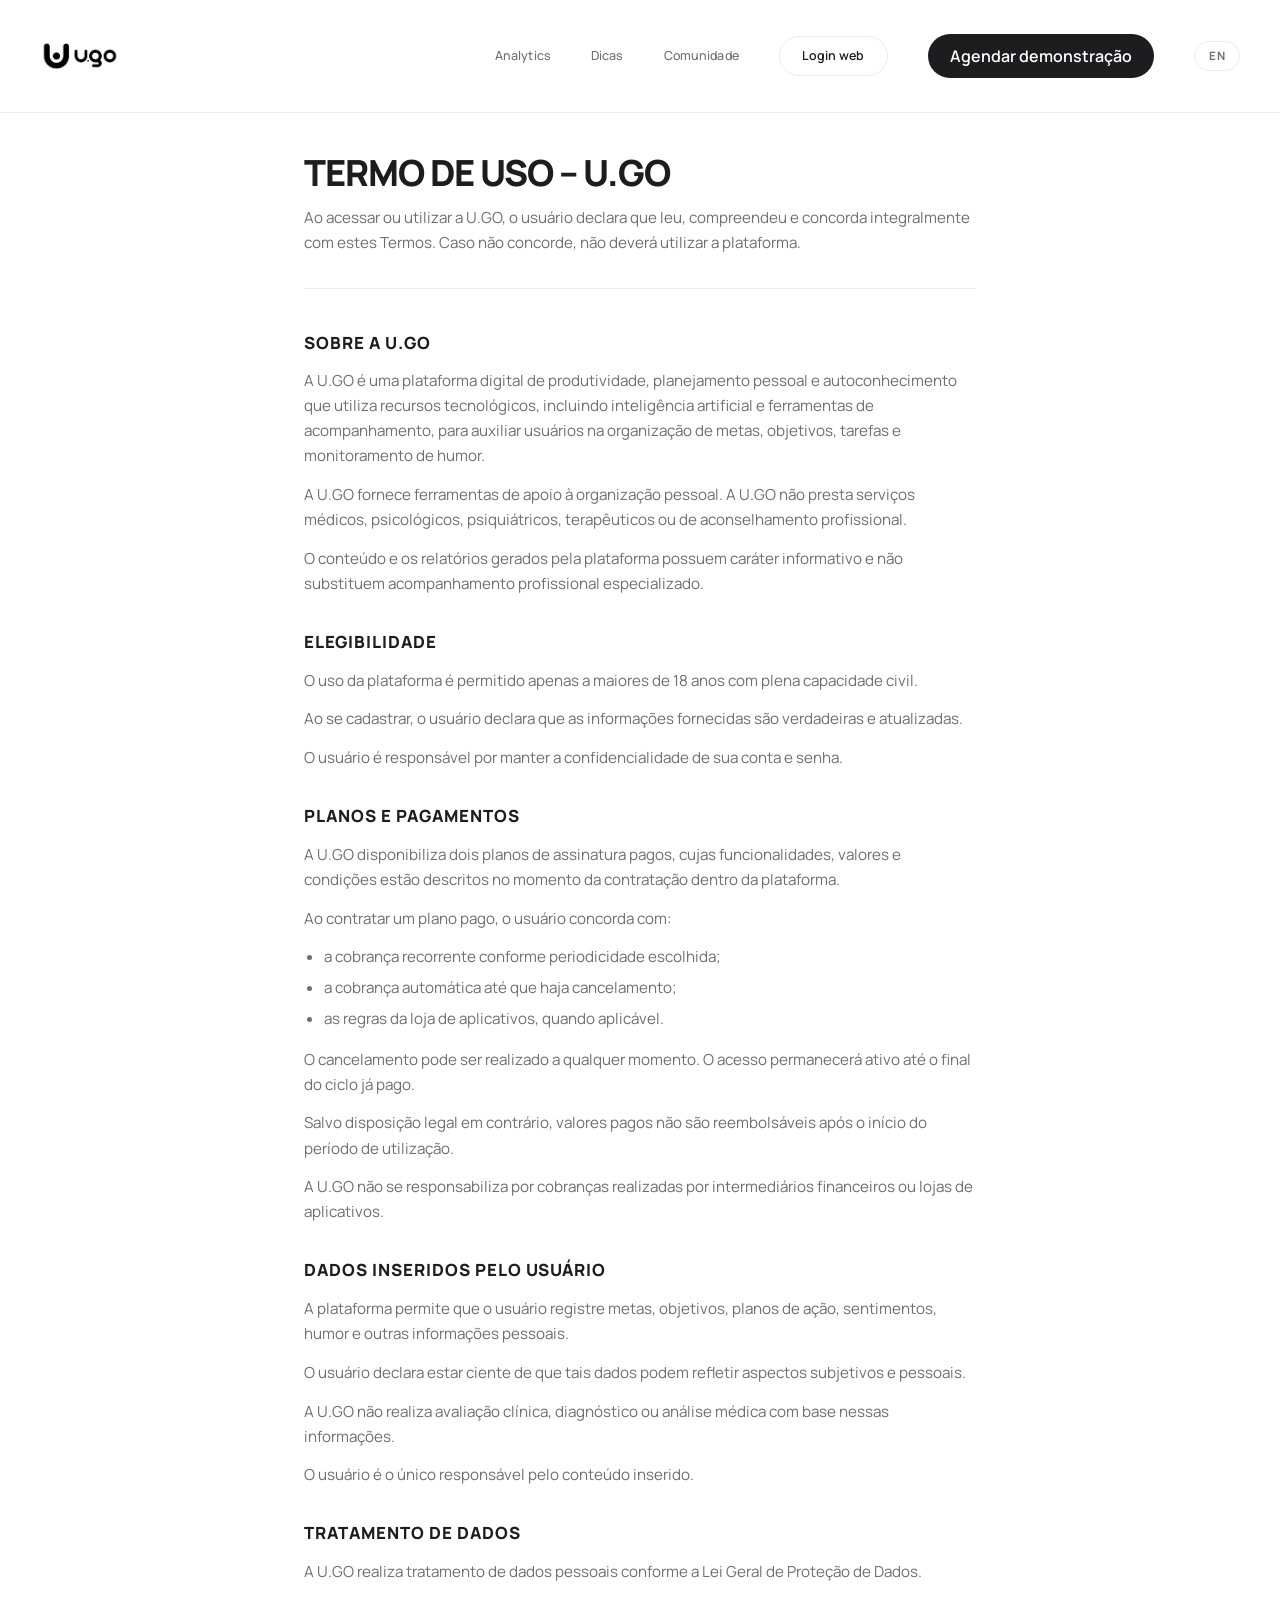
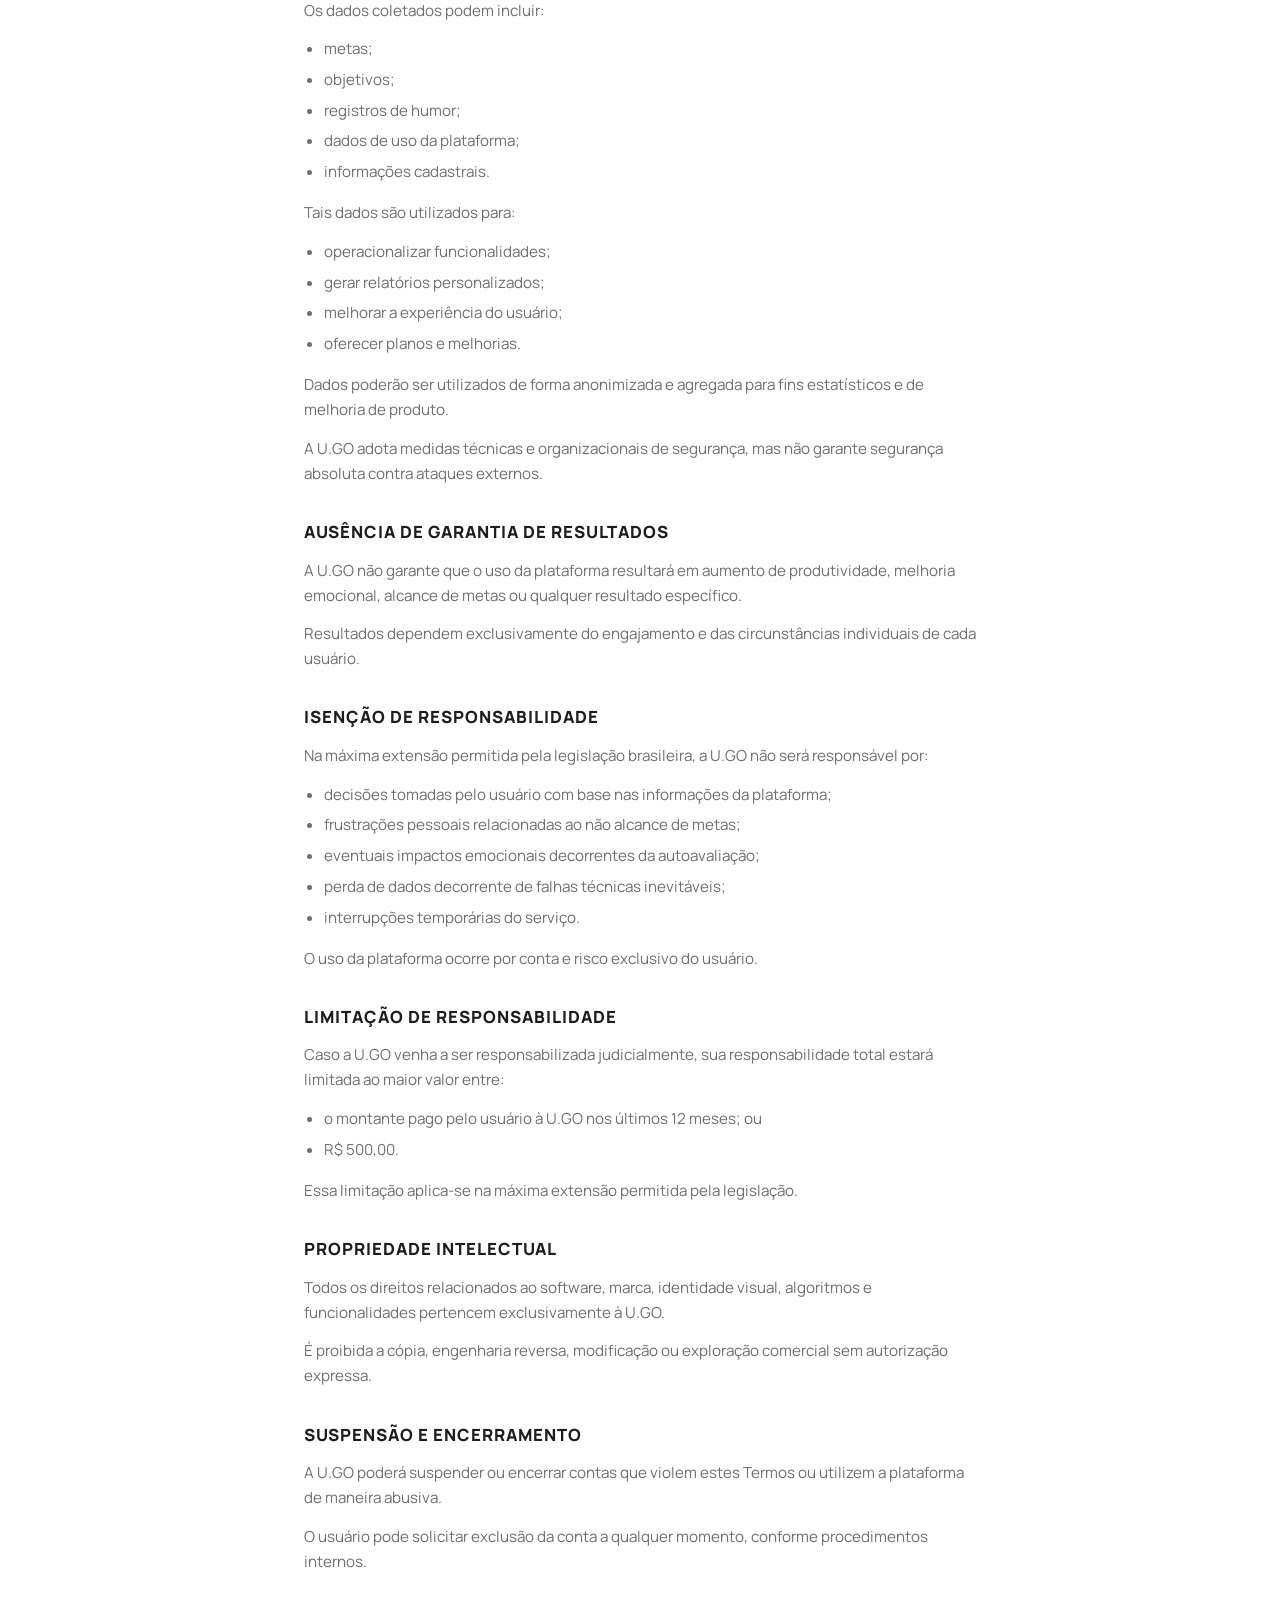
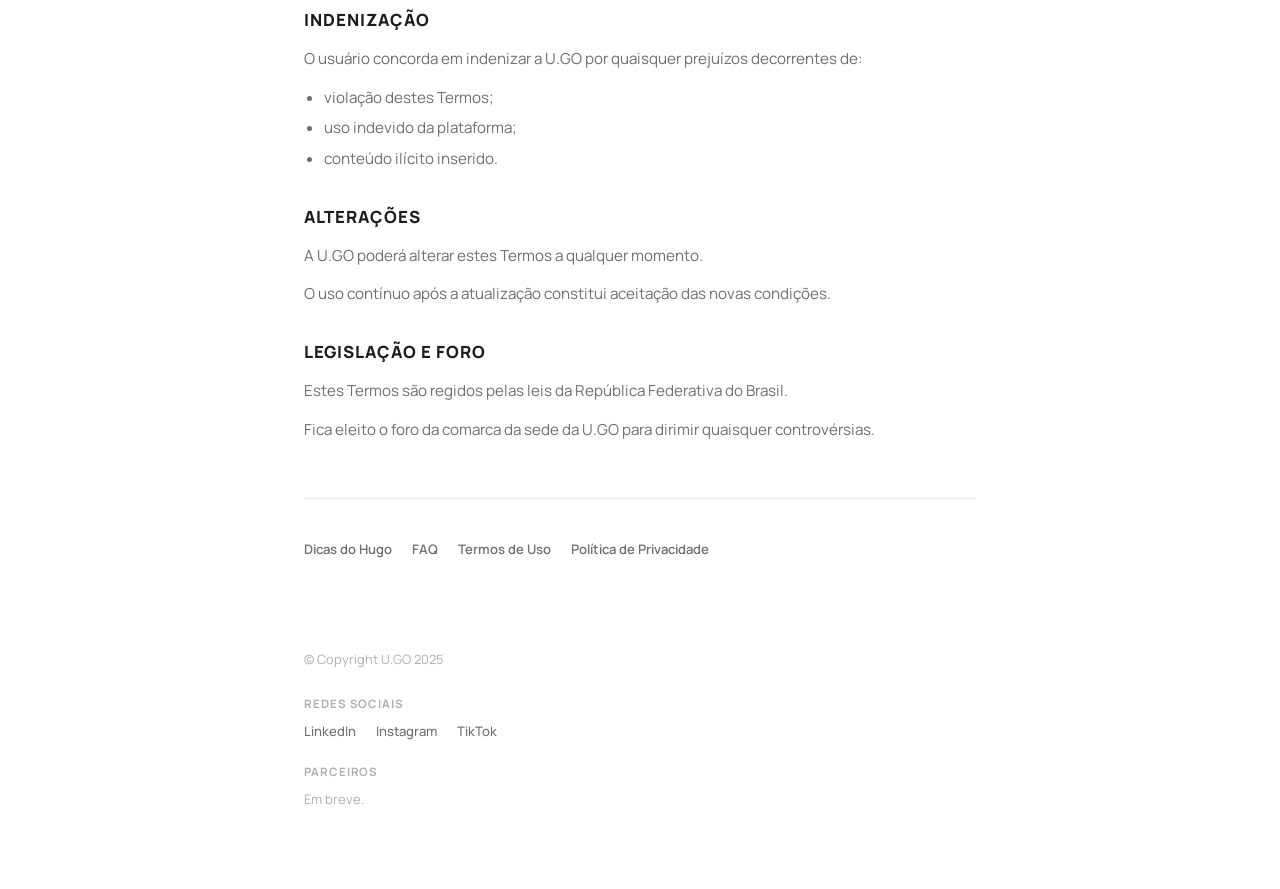
<file: termos-de-uso.html>
<!DOCTYPE html>
<html lang="pt-BR">
<head>
  <meta charset="UTF-8"/>
  <meta name="viewport" content="width=device-width, initial-scale=1.0"/>
  <title>Termo de uso — U.GO</title>
  <meta name="description" content="Termos de uso da plataforma U.GO. Leia as condições de uso, planos, dados e responsabilidades."/>
  <link rel="canonical" href="https://www.ugoapp.com.br/termos-de-uso.html"/>
  <link rel="icon" type="image/png" href="ugo-logo.png" sizes="any"/>
  <link rel="preconnect" href="https://fonts.googleapis.com"/>
  <link rel="preconnect" href="https://fonts.gstatic.com" crossorigin/>
  <link href="https://fonts.googleapis.com/css2?family=Manrope:wght@400;500;600;700;800&display=swap" rel="stylesheet"/>
  <style>
    *, *::before, *::after { box-sizing: border-box; margin: 0; padding: 0; }
    :root {
      --bg: #FFFFFF;
      --ink: #1D1D1F;
      --ink2: #6E6E73;
      --ink3: #AEAEB2;
      --accent: #FF5C2A;
      --border: rgba(0,0,0,0.08);
    }
    body {
      font-family: 'Manrope', sans-serif;
      background: var(--bg);
      color: var(--ink);
      line-height: 1.65;
      -webkit-font-smoothing: antialiased;
    }
    .skip-link {
      position: absolute;
      left: -9999px;
      top: 0;
      z-index: 10001;
      padding: 0.75rem 1.25rem;
      background: var(--ink);
      color: #fff;
      font-weight: 600;
      font-size: 0.85rem;
      text-decoration: none;
      border-radius: 8px;
    }
    .skip-link:focus {
      left: 1rem;
      top: 1rem;
      outline: 2px solid var(--accent);
      outline-offset: 2px;
    }
    #nav {
      position: sticky;
      top: 0;
      z-index: 1000;
      padding: 1.5rem 2.5rem;
      display: flex;
      justify-content: space-between;
      align-items: center;
      background: rgba(255,255,255,0.92);
      backdrop-filter: saturate(180%) blur(20px);
      -webkit-backdrop-filter: saturate(180%) blur(20px);
      box-shadow: 0 1px 0 var(--border);
      transition: padding 0.4s ease, background 0.4s ease, box-shadow 0.4s ease;
    }
    .nav-logo { text-decoration: none; display: flex; align-items: center; }
    .nav-logo img { height: 64px; width: auto; display: block; filter: brightness(0); }
    .nav-links { display: flex; gap: 2.5rem; align-items: center; flex-wrap: wrap; justify-content: flex-end; }
    .nav-links > a:not(.nav-login):not(.nav-cta) {
      font-size: 0.78rem;
      font-weight: 500;
      color: var(--ink2);
      text-decoration: none;
      letter-spacing: 0.01em;
      transition: color 0.3s;
    }
    .nav-links > a:not(.nav-login):not(.nav-cta):hover { color: var(--ink); }
    .nav-cta {
      background: var(--ink) !important;
      color: #fff !important;
      border-radius: 100px;
      padding: 0.55rem 1.4rem !important;
      font-weight: 600 !important;
      letter-spacing: 0 !important;
      text-decoration: none;
      transition: background 0.3s !important, transform 0.3s !important;
    }
    .nav-cta:hover { background: var(--accent) !important; transform: scale(1.04); }
    .nav-login {
      border: 1.5px solid var(--border) !important;
      border-radius: 100px;
      padding: 0.55rem 1.4rem !important;
      font-weight: 600 !important;
      font-size: 0.78rem !important;
      letter-spacing: 0 !important;
      color: var(--ink) !important;
      text-decoration: none;
      transition: border-color 0.3s, color 0.3s, transform 0.3s !important;
    }
    .nav-login:hover { border-color: var(--accent) !important; color: var(--accent) !important; transform: scale(1.04); }
    main {
      max-width: 720px;
      margin: 0 auto;
      padding: 2.5rem 1.5rem 4rem;
    }
    main h1 {
      font-size: clamp(1.75rem, 4vw, 2.25rem);
      font-weight: 800;
      letter-spacing: -0.03em;
      margin-bottom: 0.75rem;
      line-height: 1.15;
    }
    main .lede {
      font-size: 0.95rem;
      color: var(--ink2);
      margin-bottom: 2.5rem;
      padding-bottom: 2rem;
      border-bottom: 1px solid var(--border);
    }
    main h2 {
      font-size: 1.05rem;
      font-weight: 800;
      text-transform: uppercase;
      letter-spacing: 0.06em;
      color: var(--ink);
      margin: 2rem 0 0.75rem;
    }
    main p, main li { font-size: 0.95rem; color: var(--ink2); margin-bottom: 0.85rem; }
    main ul { margin: 0.5rem 0 1rem 1.25rem; }
    main li { margin-bottom: 0.35rem; }
    main strong { color: var(--ink); font-weight: 600; }
    .tu-footer {
      margin-top: 3.5rem;
      padding-top: 2.5rem;
      border-top: 1px solid var(--border);
    }
    .tu-footer-links {
      display: flex;
      flex-wrap: wrap;
      gap: 0.75rem 1.25rem;
      margin-bottom: 1.5rem;
    }
    .tu-footer-links a {
      font-size: 0.82rem;
      font-weight: 600;
      color: var(--ink2);
      text-decoration: none;
    }
    .tu-footer-links a:hover { color: var(--accent); }
    .tu-footer-logo img { height: 40px; width: auto; filter: brightness(0); margin-bottom: 1rem; }
    .tu-copy { font-size: 0.8rem; color: var(--ink3); margin-bottom: 1.5rem; }
    .tu-sub { font-size: 0.72rem; font-weight: 700; text-transform: uppercase; letter-spacing: 0.08em; color: var(--ink3); margin: 1.25rem 0 0.5rem; }
    .tu-social { display: flex; flex-wrap: wrap; gap: 0.75rem 1.25rem; }
    .tu-social a { font-size: 0.82rem; color: var(--ink2); text-decoration: none; font-weight: 500; }
    .tu-social a:hover { color: var(--accent); }
    @media (max-width: 900px) {
      #nav { flex-direction: column; align-items: flex-start; gap: 1rem; padding: 1rem 1.5rem; }
      .nav-links { width: 100%; gap: 1rem 1.25rem; }
    }
    @media (max-width: 768px) {
      #nav .nav-links { display: none; }
    }
  </style>
</head>
<body data-i18n-page="terms">
  <a class="skip-link" href="#conteudo-principal" data-i18n="skip.main">Ir para o conteúdo principal</a>

  <nav id="nav" aria-label="Principal">
    <a href="index.html" class="nav-logo nav-link-target"><img src="ugo-logo.png" alt="Logo U.GO" width="160" height="64"></a>
    <div class="nav-links">
      <a href="analytics-empresa.html" class="nav-link-target" data-i18n="nav.analytics">Analytics</a>
      <a href="index.html#statement-b2b" class="nav-link-target" data-i18n="nav.tips">Dicas</a>
      <a href="index.html#gamification" class="nav-link-target" data-i18n="nav.community">Comunidade</a>
      <a href="https://app.ugoapp.com.br" target="_blank" rel="noopener noreferrer" class="nav-login nav-link-target" data-i18n="nav.login">Login web</a>
      <a href="https://www.ugoapp.com.br" target="_blank" rel="noopener noreferrer" class="nav-cta nav-link-target" data-i18n="nav.cta">Agendar demonstração</a>
    </div>
  </nav>

  <main id="conteudo-principal">
    <h1 data-i18n="legal.terms.title">TERMO DE USO – U.GO</h1>
    <p class="lede">Ao acessar ou utilizar a U.GO, o usuário declara que leu, compreendeu e concorda integralmente com estes Termos. Caso não concorde, não deverá utilizar a plataforma.</p>

    <h2>Sobre a U.GO</h2>
    <p>A U.GO é uma plataforma digital de produtividade, planejamento pessoal e autoconhecimento que utiliza recursos tecnológicos, incluindo inteligência artificial e ferramentas de acompanhamento, para auxiliar usuários na organização de metas, objetivos, tarefas e monitoramento de humor.</p>
    <p>A U.GO fornece ferramentas de apoio à organização pessoal. A U.GO não presta serviços médicos, psicológicos, psiquiátricos, terapêuticos ou de aconselhamento profissional.</p>
    <p>O conteúdo e os relatórios gerados pela plataforma possuem caráter informativo e não substituem acompanhamento profissional especializado.</p>

    <h2>Elegibilidade</h2>
    <p>O uso da plataforma é permitido apenas a maiores de 18 anos com plena capacidade civil.</p>
    <p>Ao se cadastrar, o usuário declara que as informações fornecidas são verdadeiras e atualizadas.</p>
    <p>O usuário é responsável por manter a confidencialidade de sua conta e senha.</p>

    <h2>Planos e pagamentos</h2>
    <p>A U.GO disponibiliza dois planos de assinatura pagos, cujas funcionalidades, valores e condições estão descritos no momento da contratação dentro da plataforma.</p>
    <p>Ao contratar um plano pago, o usuário concorda com:</p>
    <ul>
      <li>a cobrança recorrente conforme periodicidade escolhida;</li>
      <li>a cobrança automática até que haja cancelamento;</li>
      <li>as regras da loja de aplicativos, quando aplicável.</li>
    </ul>
    <p>O cancelamento pode ser realizado a qualquer momento. O acesso permanecerá ativo até o final do ciclo já pago.</p>
    <p>Salvo disposição legal em contrário, valores pagos não são reembolsáveis após o início do período de utilização.</p>
    <p>A U.GO não se responsabiliza por cobranças realizadas por intermediários financeiros ou lojas de aplicativos.</p>

    <h2>Dados inseridos pelo usuário</h2>
    <p>A plataforma permite que o usuário registre metas, objetivos, planos de ação, sentimentos, humor e outras informações pessoais.</p>
    <p>O usuário declara estar ciente de que tais dados podem refletir aspectos subjetivos e pessoais.</p>
    <p>A U.GO não realiza avaliação clínica, diagnóstico ou análise médica com base nessas informações.</p>
    <p>O usuário é o único responsável pelo conteúdo inserido.</p>

    <h2>Tratamento de dados</h2>
    <p>A U.GO realiza tratamento de dados pessoais conforme a Lei Geral de Proteção de Dados.</p>
    <p>Os dados coletados podem incluir:</p>
    <ul>
      <li>metas;</li>
      <li>objetivos;</li>
      <li>registros de humor;</li>
      <li>dados de uso da plataforma;</li>
      <li>informações cadastrais.</li>
    </ul>
    <p>Tais dados são utilizados para:</p>
    <ul>
      <li>operacionalizar funcionalidades;</li>
      <li>gerar relatórios personalizados;</li>
      <li>melhorar a experiência do usuário;</li>
      <li>oferecer planos e melhorias.</li>
    </ul>
    <p>Dados poderão ser utilizados de forma anonimizada e agregada para fins estatísticos e de melhoria de produto.</p>
    <p>A U.GO adota medidas técnicas e organizacionais de segurança, mas não garante segurança absoluta contra ataques externos.</p>

    <h2>Ausência de garantia de resultados</h2>
    <p>A U.GO não garante que o uso da plataforma resultará em aumento de produtividade, melhoria emocional, alcance de metas ou qualquer resultado específico.</p>
    <p>Resultados dependem exclusivamente do engajamento e das circunstâncias individuais de cada usuário.</p>

    <h2>Isenção de responsabilidade</h2>
    <p>Na máxima extensão permitida pela legislação brasileira, a U.GO não será responsável por:</p>
    <ul>
      <li>decisões tomadas pelo usuário com base nas informações da plataforma;</li>
      <li>frustrações pessoais relacionadas ao não alcance de metas;</li>
      <li>eventuais impactos emocionais decorrentes da autoavaliação;</li>
      <li>perda de dados decorrente de falhas técnicas inevitáveis;</li>
      <li>interrupções temporárias do serviço.</li>
    </ul>
    <p>O uso da plataforma ocorre por conta e risco exclusivo do usuário.</p>

    <h2>Limitação de responsabilidade</h2>
    <p>Caso a U.GO venha a ser responsabilizada judicialmente, sua responsabilidade total estará limitada ao maior valor entre:</p>
    <ul>
      <li>o montante pago pelo usuário à U.GO nos últimos 12 meses; ou</li>
      <li>R$ 500,00.</li>
    </ul>
    <p>Essa limitação aplica-se na máxima extensão permitida pela legislação.</p>

    <h2>Propriedade intelectual</h2>
    <p>Todos os direitos relacionados ao software, marca, identidade visual, algoritmos e funcionalidades pertencem exclusivamente à U.GO.</p>
    <p>É proibida a cópia, engenharia reversa, modificação ou exploração comercial sem autorização expressa.</p>

    <h2>Suspensão e encerramento</h2>
    <p>A U.GO poderá suspender ou encerrar contas que violem estes Termos ou utilizem a plataforma de maneira abusiva.</p>
    <p>O usuário pode solicitar exclusão da conta a qualquer momento, conforme procedimentos internos.</p>

    <h2>Indenização</h2>
    <p>O usuário concorda em indenizar a U.GO por quaisquer prejuízos decorrentes de:</p>
    <ul>
      <li>violação destes Termos;</li>
      <li>uso indevido da plataforma;</li>
      <li>conteúdo ilícito inserido.</li>
    </ul>

    <h2>Alterações</h2>
    <p>A U.GO poderá alterar estes Termos a qualquer momento.</p>
    <p>O uso contínuo após a atualização constitui aceitação das novas condições.</p>

    <h2>Legislação e foro</h2>
    <p>Estes Termos são regidos pelas leis da República Federativa do Brasil.</p>
    <p>Fica eleito o foro da comarca da sede da U.GO para dirimir quaisquer controvérsias.</p>

    <footer class="tu-footer">
      <div class="tu-footer-links">
        <a href="index.html#hugo-mentor">Dicas do Hugo</a>
        <a href="index.html#cta-final">FAQ</a>
        <a href="termos-de-uso.html" aria-current="page">Termos de Uso</a>
        <a href="politica-de-privacidade.html">Política de Privacidade</a>
      </div>
      <div class="tu-footer-logo">
        <a href="index.html"><img src="ugo-logo.png" alt="Logo U.GO" width="120" height="48" style="height:48px;width:auto;display:block;filter:brightness(0) invert(1);"></a>
      </div>
      <p class="tu-copy">© Copyright U.GO 2025</p>
      <p class="tu-sub">Redes sociais</p>
      <div class="tu-social">
        <a href="https://www.linkedin.com/company/93248000/" target="_blank" rel="noopener noreferrer">LinkedIn</a>
        <a href="https://www.instagram.com/u.goapp/" target="_blank" rel="noopener noreferrer">Instagram</a>
        <a href="https://www.tiktok.com/tag/ugoapp" target="_blank" rel="noopener noreferrer">TikTok</a>
      </div>
      <p class="tu-sub">Parceiros</p>
      <p style="font-size:0.82rem;color:var(--ink3);">Em breve.</p>
    </footer>
  </main>
<script src="i18n.js"></script>
<script>UgoI18n.init();</script>
</body>
</html>
</file>
